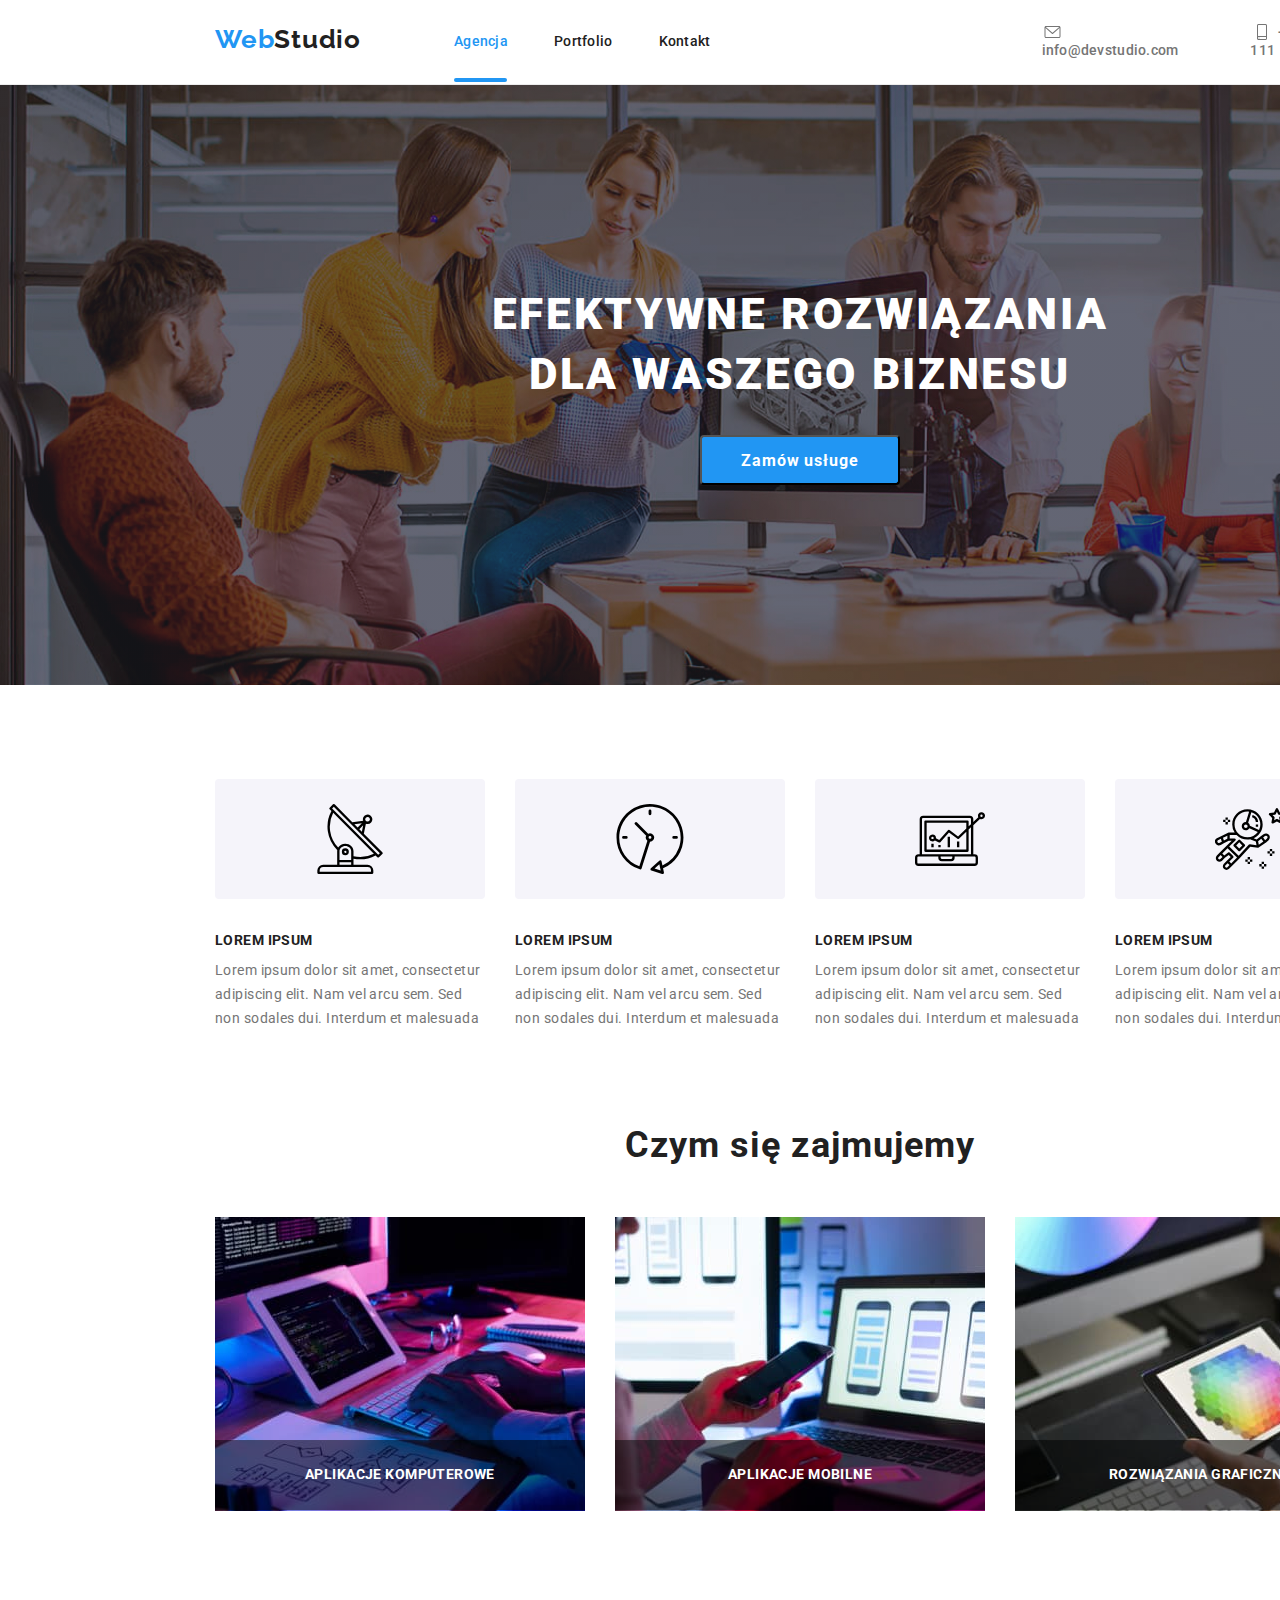
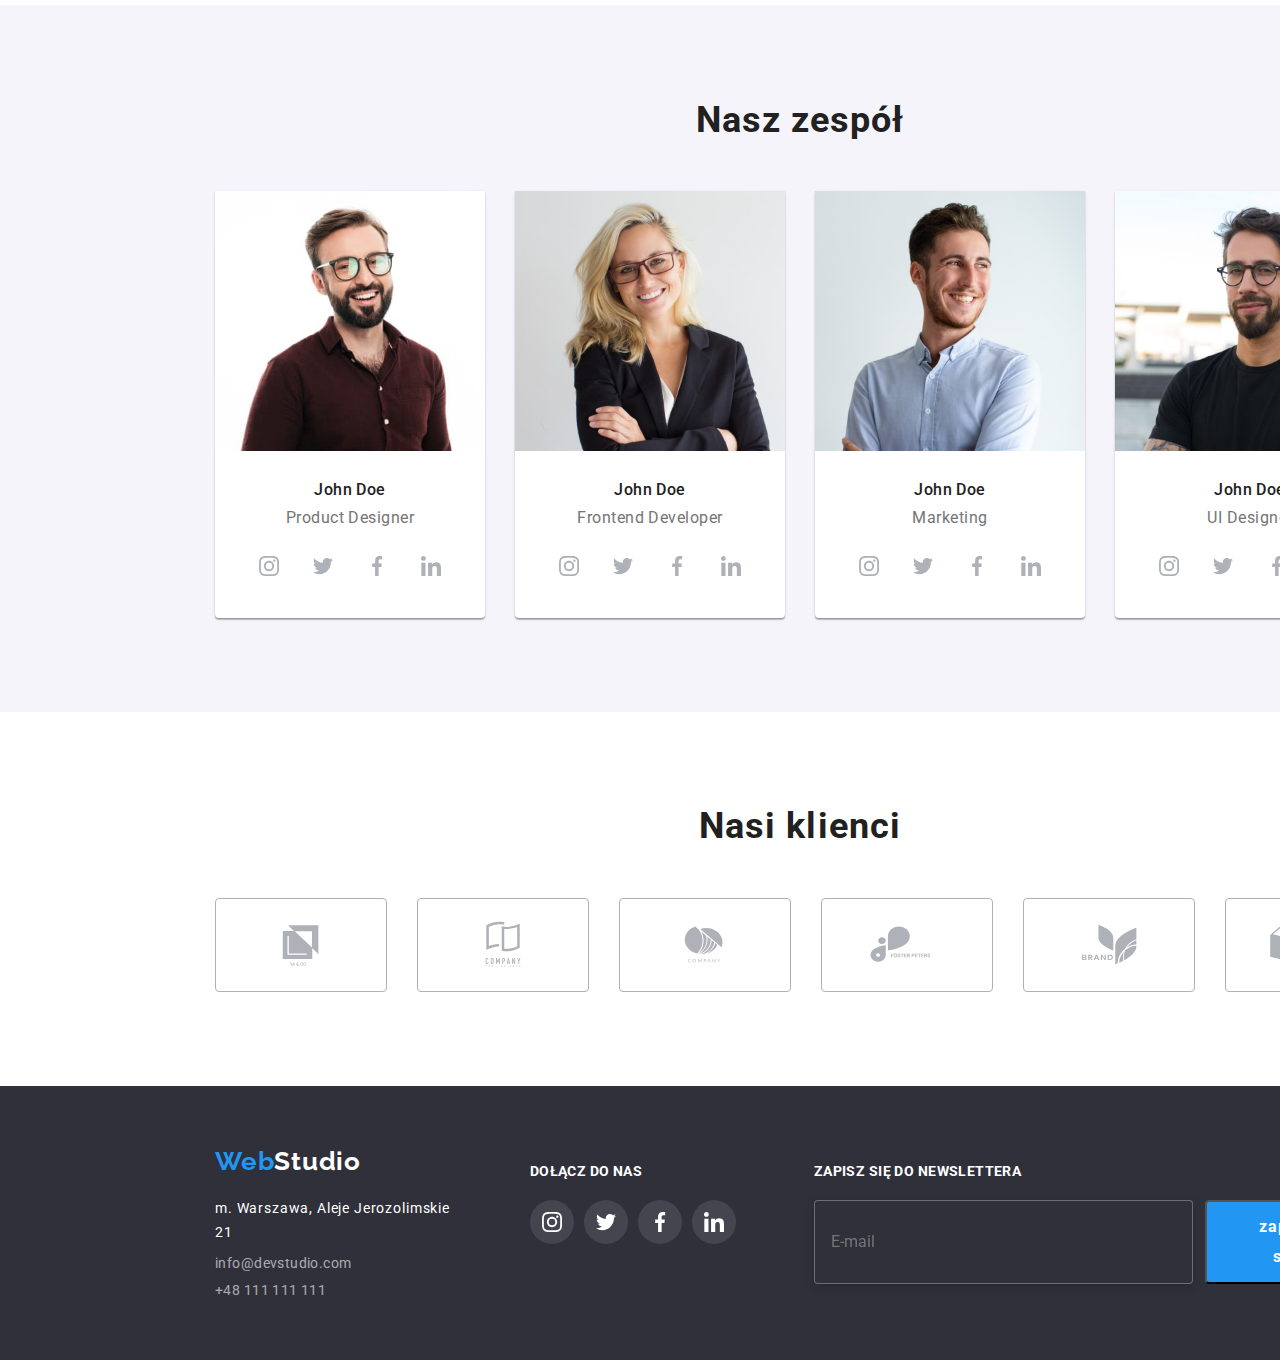
<file: index.html>
<!DOCTYPE html>
<html lang="pl">
  <head>
    <meta charset="UTF-8" />
    <meta http-equiv="X-UA-Compatible" content="IE=edge" />
    <meta name="viewport" content="width=device-width, initial-scale=1.0" />
    <title>Document</title>
    <link
      rel="stylesheet"
      href="https://cdnjs.cloudflare.com/ajax/libs/modern-normalize/1.0.0/modern-normalize.min.css"
    />
    <link href="CSS/style.css" rel="stylesheet" />
    <link rel="preconnect" href="https://fonts.googleapis.com" />
    <link rel="preconnect" href="https://fonts.gstatic.com" crossorigin />
    <link
      href="https://fonts.googleapis.com/css2?family=Raleway:wght@700&family=Roboto:wght@400;500;700;900&display=swap"
      rel="stylesheet"
    />
  </head>
  <body>
    <header class="header">
      <div class="container">
        <div class="main-nav">
          <a class="webstudio" href="index.html"
            >Web<span class="studio-h">Studio</span></a
          >
          <ul class="menu">
            <li>
              <div class="underline-special">
                <a class="links-special" href="index.html">Agencja</a>
              </div>
            </li>
            <li>
              <div class="underline">
                <a class="links" href="./portfolio.html">Portfolio</a>
              </div>
            </li>
            <li>
              <div class="underline">
                <a class="links" href="#">Kontakt</a>
              </div>
            </li>
          </ul>
          <div class="nav-contacts">
            <a class="mail-h" href="mailto:info@devstudio.com"
              ><svg class="mail-icon">
                <use href="./images/icons.svg#icon-envelope "></use>
              </svg>
              info@devstudio.com</a
            >

            <a class="tel" href="tel:+48111111111"
              ><svg class="tel-icon">
                <use href="./images/icons.svg#icon-smartphone"></use>
              </svg>
              +48 111 111 111</a
            >
          </div>
        </div>
      </div>
    </header>

    <main>
      <section class="s1">
        <h1 class="h1">Efektywne rozwiązania dla waszego biznesu</h1>

        <button class="button-main-page" data-modal-open>
          <span class="button-text">Zamów usługe</span>
        </button>
      </section>
      <section class="container">
        <div class="sec2">
          <ul class="ul-main1">
            <li>
              <svg class="icons-1">
                <use href="./images/icons.svg#icon-antenna-1"></use>
              </svg>
              <h3 class="Ipsum-h">LOREM IPSUM</h3>
              <p class="Lorem-P">
                Lorem ipsum dolor sit amet, consectetur adipiscing elit. Nam vel
                arcu sem. Sed non sodales dui. Interdum et malesuada
              </p>
            </li>

            <li>
              <svg class="icons-1">
                <use href="./images/icons.svg#icon-clock-1"></use>
              </svg>
              <h3 class="Ipsum-h">LOREM IPSUM</h3>
              <p class="Lorem-P">
                Lorem ipsum dolor sit amet, consectetur adipiscing elit. Nam vel
                arcu sem. Sed non sodales dui. Interdum et malesuada
              </p>
            </li>

            <li>
              <svg class="icons-1">
                <use href="./images/icons.svg#icon-diagram-1"></use>
              </svg>
              <h3 class="Ipsum-h">LOREM IPSUM</h3>
              <p class="Lorem-P">
                Lorem ipsum dolor sit amet, consectetur adipiscing elit. Nam vel
                arcu sem. Sed non sodales dui. Interdum et malesuada
              </p>
            </li>

            <li>
              <svg class="icons-1">
                <use href="./images/icons.svg#icon-astronaut-1"></use>
              </svg>
              <h3 class="Ipsum-h">LOREM IPSUM</h3>
              <p class="Lorem-P">
                Lorem ipsum dolor sit amet, consectetur adipiscing elit. Nam vel
                arcu sem. Sed non sodales dui. Interdum et malesuada
              </p>
            </li>
          </ul>
        </div>
      </section>
      <section class="container">
        <div class="sec3">
          <h2 class="offer">Czym się zajmujemy</h2>
          <ul class="ul-main2">
            <li>
              <div class="img-sec-3">
                <img
                  alt="keyboard"
                  src="images/1.jpg"
                  width="370"
                  height="294"
                />
                <div class="text-img-sec-3">
                  <p class="text-sec-3">aplikacje komputerowe</p>
                </div>
              </div>
            </li>
            <li>
              <div class="img-sec-3">
                <img alt="IPhone" src="images/2.jpg" width="370" height="294" />
                <div class="text-img-sec-3">
                  <p class="text-sec-3">aplikacje mobilne</p>
                </div>
              </div>
            </li>
            <li>
              <div class="img-sec-3">
                <img alt="IPad" src="images/3.jpg" width="370" height="294" />
                <div class="text-img-sec-3">
                  <p class="text-sec-3">rozwiązania graficzne</p>
                </div>
              </div>
            </li>
          </ul>
        </div>
      </section>

      <section class="sec4">
        <div class="container">
          <h2 class="team">Nasz zespół</h2>
          <ul class="ul-main">
            <li class="img-sec3">
              <img alt="Man" src="images/4.jpg" width="270" height="260" />
              <div class="text-img-index">
                <h4 class="name">John Doe</h4>
                <p class="job">Product Designer</p>
              </div>
              <div class="team-description">
                <a class="link-description" href="#">
                  <svg class="team-links">
                    <use
                      href="./images/icons.svg#icon-instagram-2"
                      width="20"
                      height="20"
                    ></use>
                  </svg>
                </a>
                <a class="link-description" href="#">
                  <svg class="team-links">
                    <use
                      href="./images/icons.svg#icon-twitter-1"
                      width="20"
                      height="20"
                    ></use>
                  </svg>
                </a>
                <a class="link-description" href="#">
                  <svg class="team-links">
                    <use
                      href="./images/icons.svg#icon-facebook-1"
                      width="20"
                      height="20"
                    ></use>
                  </svg>
                </a>
                <a class="link-description" href="#">
                  <svg class="team-links">
                    <use
                      href="./images/icons.svg#icon-linkedin-1"
                      width="20"
                      height="20"
                    ></use>
                  </svg>
                </a>
              </div>
            </li>
            <li class="img-sec3">
              <img alt="Woman" src="images/5.jpg" width="270" height="260" />
              <div class="text-img-index">
                <h4 class="name">John Doe</h4>
                <p class="job">Frontend Developer</p>
              </div>
              <div class="team-description">
                <a class="link-description" href="#">
                  <svg class="team-links">
                    <use
                      href="./images/icons.svg#icon-instagram-2"
                      width="20"
                      height="20"
                    ></use>
                  </svg>
                </a>
                <a class="link-description" href="#">
                  <svg class="team-links">
                    <use
                      href="./images/icons.svg#icon-twitter-1"
                      width="20"
                      height="20"
                    ></use>
                  </svg>
                </a>
                <a class="link-description" href="#">
                  <svg class="team-links">
                    <use
                      href="./images/icons.svg#icon-facebook-1"
                      width="20"
                      height="20"
                    ></use>
                  </svg>
                </a>
                <a class="link-description" href="#">
                  <svg class="team-links">
                    <use
                      href="./images/icons.svg#icon-linkedin-1"
                      width="20"
                      height="20"
                    ></use>
                  </svg>
                </a>
              </div>
            </li>
            <li class="img-sec3">
              <img alt="Man" src="images/6.jpg" width="270" height="260" />
              <div class="text-img-index">
                <h4 class="name">John Doe</h4>
                <p class="job">Marketing</p>
              </div>
              <div class="team-description">
                <a class="link-description" href="#">
                  <svg class="team-links">
                    <use
                      href="./images/icons.svg#icon-instagram-2"
                      width="20"
                      height="20"
                    ></use>
                  </svg>
                </a>
                <a class="link-description" href="#">
                  <svg class="team-links">
                    <use
                      href="./images/icons.svg#icon-twitter-1"
                      width="20"
                      height="20"
                    ></use>
                  </svg>
                </a>
                <a class="link-description" href="#">
                  <svg class="team-links">
                    <use
                      href="./images/icons.svg#icon-facebook-1"
                      width="20"
                      height="20"
                    ></use>
                  </svg>
                </a>
                <a class="link-description" href="#">
                  <svg class="team-links">
                    <use
                      href="./images/icons.svg#icon-linkedin-1"
                      width="20"
                      height="20"
                    ></use>
                  </svg>
                </a>
              </div>
            </li>
            <li class="img-sec3">
              <img alt="Man" src="images/7.jpg" width="270" height="260" />
              <div class="text-img-index">
                <h4 class="name">John Doe</h4>
                <p class="job">UI Designer</p>
              </div>
              <div class="team-description">
                <a class="link-description" href="#">
                  <svg class="team-links">
                    <use
                      href="./images/icons.svg#icon-instagram-2"
                      width="20"
                      height="20"
                    ></use>
                  </svg>
                </a>
                <a class="link-description" href="#">
                  <svg class="team-links">
                    <use
                      href="./images/icons.svg#icon-twitter-1"
                      width="20"
                      height="20"
                    ></use>
                  </svg>
                </a>
                <a class="link-description" href="#">
                  <svg class="team-links">
                    <use
                      href="./images/icons.svg#icon-facebook-1"
                      width="20"
                      height="20"
                    ></use>
                  </svg>
                </a>
                <a class="link-description" href="#">
                  <svg class="team-links">
                    <use
                      href="./images/icons.svg#icon-linkedin-1"
                      width="20"
                      height="20"
                    ></use>
                  </svg>
                </a>
              </div>
            </li>
          </ul>
        </div>
      </section>
      <section class="container">
        <div class="sec5">
          <h2 class="team-1">Nasi klienci</h2>
          <ul class="ul-main-3">
            <li>
              <a class="company" href="#">
                <svg class="icons-2">
                  <use href="./images/icons.svg#icon-Logo"></use>
                </svg>
              </a>
            </li>
            <li>
              <a class="company" href="#">
                <svg class="icons-2">
                  <use href="./images/icons.svg#icon-Logo-1"></use>
                </svg>
              </a>
            </li>
            <li>
              <a class="company" href="#">
                <svg class="icons-2">
                  <use href="./images/icons.svg#icon-Logo-2"></use>
                </svg>
              </a>
            </li>
            <li>
              <a class="company" href="#">
                <svg class="icons-2">
                  <use href="./images/icons.svg#icon-Logo-3"></use>
                </svg>
              </a>
            </li>
            <li>
              <a class="company" href="#">
                <svg class="icons-2">
                  <use href="./images/icons.svg#icon-Logo-4"></use>
                </svg>
              </a>
            </li>
            <li>
              <a class="company" href="#">
                <svg class="icons-2">
                  <use href="./images/icons.svg#icon-Logo-5"></use>
                </svg>
              </a>
            </li>
          </ul>
        </div>
      </section>
    </main>
    <footer class="footer">
      <div class="container">
        <div class="description-f">
          <ul class="list-f">
            <li>
              <a class="webstudio-f" href="index.html"
                ><span>Web</span><span class="studio-f">Studio</span></a
              >
            </li>
            <li>
              <address class="address">
                m. Warszawa, Aleje Jerozolimskie 21
              </address>
            </li>
            <li>
              <a class="link-footer" href="mailto:info@devstudio.com"
                >info@devstudio.com</a
              >
            </li>

            <li>
              <a class="tel-footer" href="tel:+48111111111">+48 111 111 111</a>
            </li>
          </ul>

          <div class="socialmedia">
            <h4 class="text-footer">dołącz do nas</h4>
            <div class="text-socialmedia">
              <a class="socialmedia-description" href="#">
                <svg class="socialmedia-links">
                  <use
                    href="./images/icons.svg#icon-instagram-2"
                    width="20"
                    height="20"
                  ></use>
                </svg>
              </a>
              <a class="socialmedia-description" href="#">
                <svg class="socialmedia-links">
                  <use
                    href="./images/icons.svg#icon-twitter-1"
                    width="20"
                    height="20"
                  ></use>
                </svg>
              </a>
              <a class="socialmedia-description" href="#">
                <svg class="socialmedia-links">
                  <use
                    href="./images/icons.svg#icon-facebook-1"
                    width="20"
                    height="20"
                  ></use>
                </svg>
              </a>
              <a class="socialmedia-description" href="#">
                <svg class="socialmedia-links">
                  <use
                    href="./images/icons.svg#icon-linkedin-1"
                    width="20"
                    height="20"
                  ></use>
                </svg>
              </a>
            </div>
          </div>
          <div class="mail-box">
            <h4 class="text-footer">zapisz się do newslettera</h4>
            <div class="help-box">
              <input
                class="input-mail"
                type="email"
                name="email"
                placeholder="E-mail"
              />
              <button type="submit" class="mail-button-f">
                zapisz się
                <svg class="icon-mail-f" width="24" height="24">
                  <use href="images/icons.svg#icon-icon-send"></use>
                </svg>
              </button>
            </div>
          </div>
        </div>
      </div>
    </footer>
    <div class="backdrop is-hidden" data-modal>
      <div class="modal">
        <button class="button-close" data-modal-close>
          <svg width="18" height="18">
            <use href="./images/icons.svg#icon-close-black-18dp-2-1"></use>
          </svg>
        </button>
        <p>Zostaw swoje dane w formularzu poniżej</p>
        <label class="modal-label">
          Imię <input class="input-text" type="text" name="username" required />
          <svg class="user-icon" width="23" height="23">
            <use href="./images/icons.svg#icon-person-black-18dp-1"></use>
          </svg>
        </label>
        <label class="modal-label">
          Telefon
          <input
            class="input-text"
            type="tel"
            name="phone-number"
            maxlength="9"
            required
          />
          <svg class="user-icon" width="23" height="23">
            <use href="./images/icons.svg#icon-phone-black-18dp-1"></use>
          </svg>
        </label>
        <label class="modal-label">
          Email
          <input class="input-text" type="email" name="email" required />
          <svg class="user-icon" width="23" height="23">
            <use href="./images/icons.svg#icon-email-black-18dp-1"></use>
          </svg>
        </label>
        <label class="modal-label">
          Komentarz
          <textarea
            class="modal-text-comment"
            name="comment"
            rows="6"
            placeholder="Wprowadź text"
          ></textarea>
        </label>
        <label class="checkbox">
          <input class="input-checkbox" type="checkbox" name="privacy-policy" />
          <svg class="user-icon-checkbox" width="13" height="13">
            <use href="./images/icons.svg#icon-Vector"></use>
          </svg>
          <span class="mark"></span>
          Oświadczam iż akceptuję
          <a class="links-checkbox" href="#">Regulamin</a> i
          <a class="links-checkbox" href="#">Politykę prywatności</a>
        </label>
        <button type="submit" class="modal-send-button">Wyślij</button>
      </div>
    </div>
    <script src="./js/modal.js"></script>
  </body>
</html>
</file>
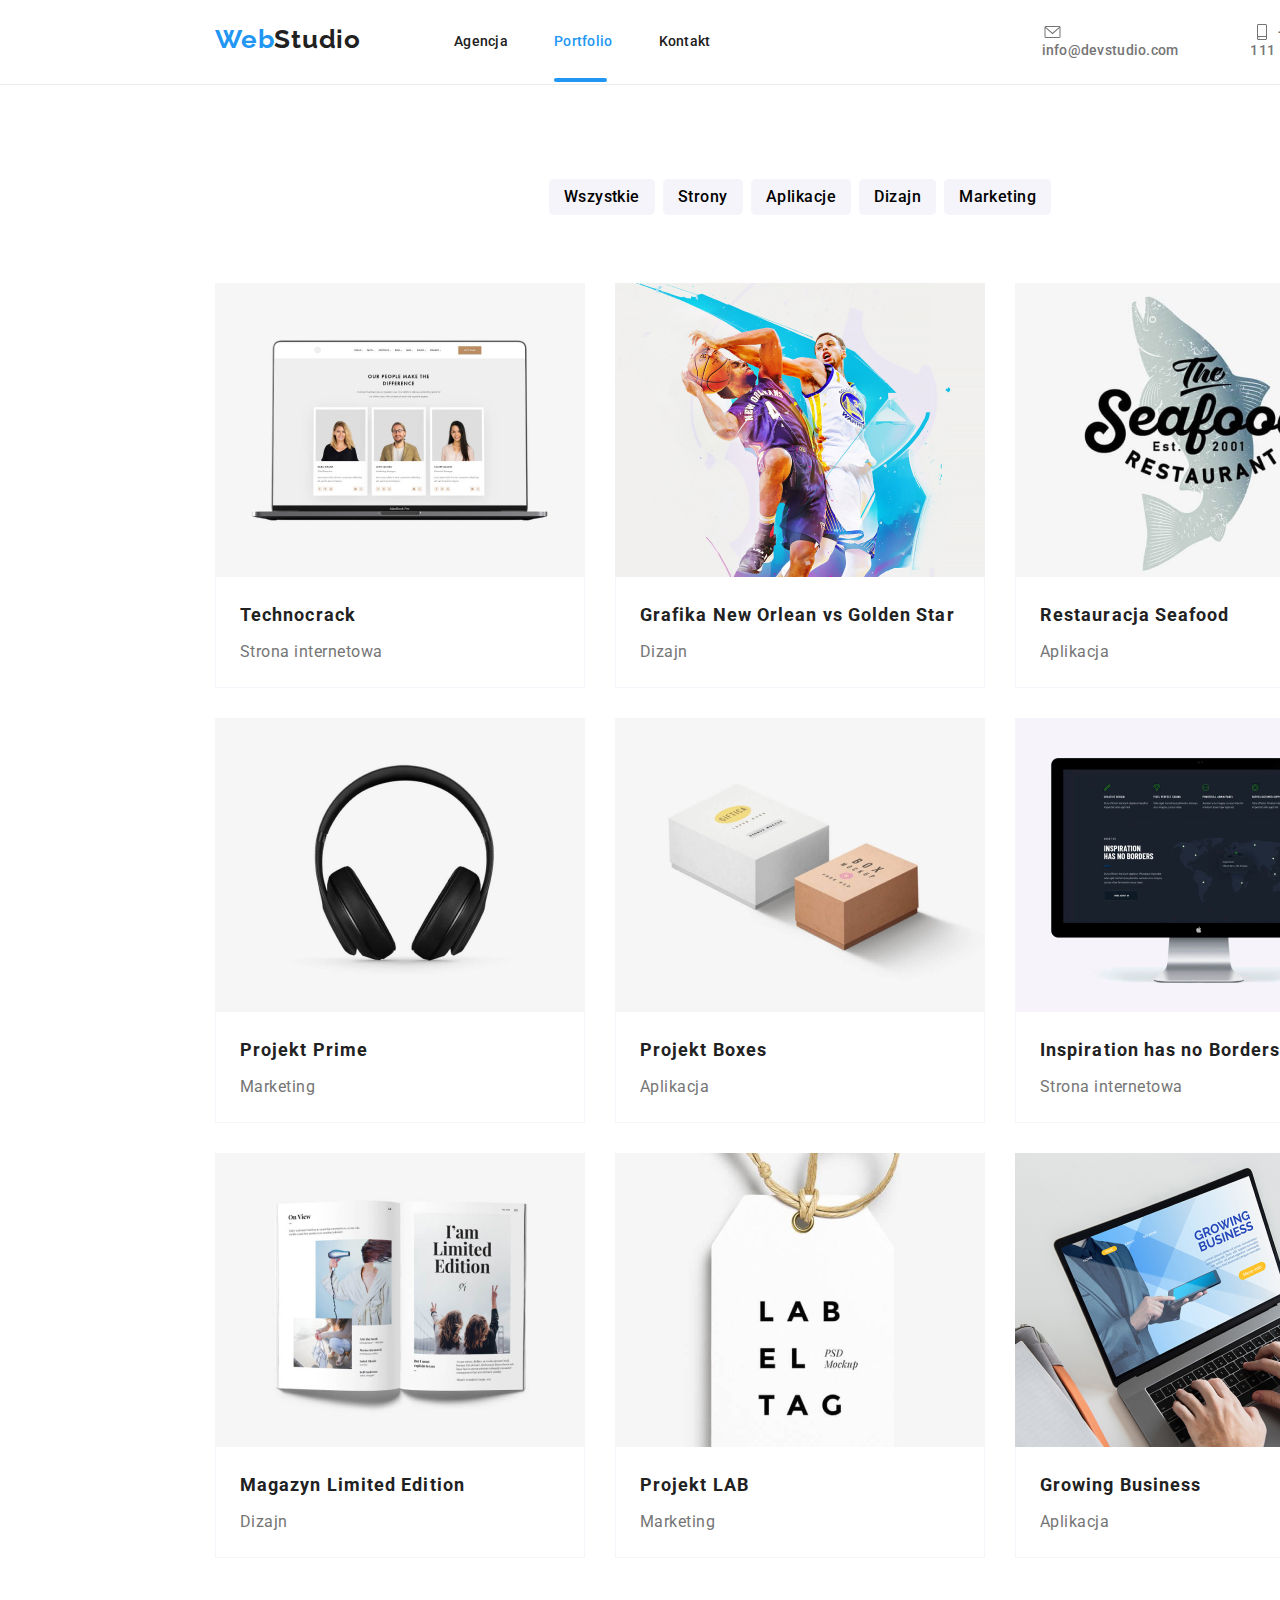
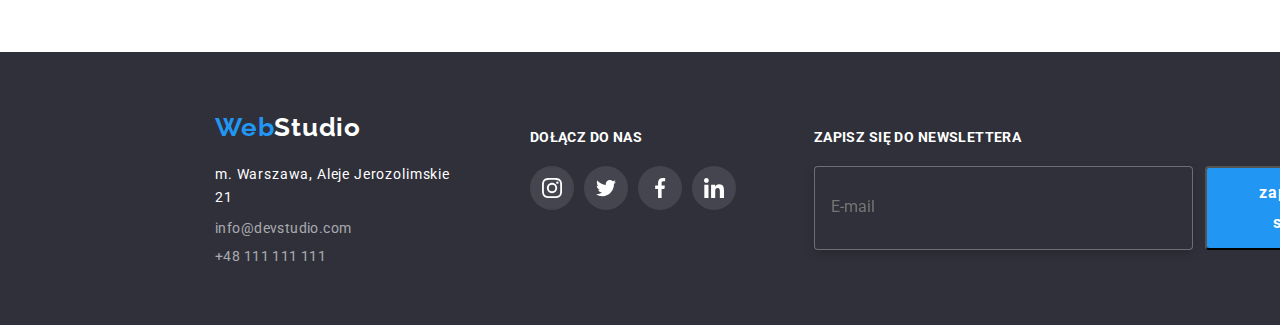
<file: portfolio.html>
<!DOCTYPE html>
<html lang="pl">
  <head>
    <meta charset="UTF-8" />
    <meta http-equiv="X-UA-Compatible" content="IE=edge" />
    <meta name="viewport" content="width=device-width, initial-scale=1.0" />
    <title>Document</title>
    <link
    rel="stylesheet"
    href="https://cdnjs.cloudflare.com/ajax/libs/modern-normalize/1.0.0/modern-normalize.min.css"
  />
    <link href="CSS/style.css" rel="stylesheet" />
    <link rel="preconnect" href="https://fonts.googleapis.com" />
    <link rel="preconnect" href="https://fonts.gstatic.com" crossorigin />
    <link
      href="https://fonts.googleapis.com/css2?family=Raleway:wght@700&family=Roboto:wght@400;500;700;900&display=swap"
      rel="stylesheet"
    />
  </head>
  <body>
    <header class="header">
      <div class="container">
        <div class="main-nav">
          <a class="webstudio" href="index.html"
            >Web<span class="studio-h">Studio</span></a
          >
          <ul class="menu">
            <li>
              <div class="underline">
                <a class="links" href="index.html">Agencja</a>
              </div>
            </li>
            <li>
              <div class="underline-special">
                <a class="links-special" href="./portfolio.html">Portfolio</a>
              </div>
            </li>
            <li>
              <div class="underline"><a class="links" href="#">Kontakt</a></div>
            </li>
          </ul>
          <div class="nav-contacts">
            <a class="mail-h" href="mailto:info@devstudio.com"
              ><svg class="mail-icon">
                <use href="./images/icons.svg#icon-envelope "></use>
              </svg>
              info@devstudio.com</a
            >

            <a class="tel" href="tel:+48111111111"
              ><svg class="tel-icon">
                <use href="./images/icons.svg#icon-smartphone"></use>
              </svg>
              +48 111 111 111</a
            >
          </div>
        </div>
      </div>
    </header>
    <main>
      <div class="container">
        <div class="container-buttons">
        <ul class="buttons-portfolio">
          <li>
            <button class="button-p">
              <span class="buttons-text-portfolio">Wszystkie</span>
            </button>
          </li>
          <li>
            <button class="button-p">
              <span class="buttons-text-portfolio">Strony</span>
            </button>
          </li>
          <li>
            <button class="button-p">
              <span class="buttons-text-portfolio">Aplikacje</span>
            </button>
          </li>
          <li>
            <button class="button-p">
              <span class="buttons-text-portfolio">Dizajn</span>
            </button>
          </li>
          <li>
            <button class="button-p">
              <span class="buttons-text-portfolio">Marketing</span>
            </button>
          </li>
        </ul>
      </div>
      </div>
      <div class="container">
        <ul class="img-portfolio">
          <li class="img-p-h">
            <div class="transform">
            <img alt="" src="images/8.jpg" width="370" height="294" />
            <div class="overlay">
            <p>Technocrack jest popularną platformą wykorzystywaną do rozpowszechniania koronawirusa. Firmy wykorzystują tę platformę do celów szpiegowskich i ataków na niezabezpieczone serwery konkurencji</p>
            </div>
          </div>
            <div class="portfolio-images-space"><span class="img-name">Technocrack</span>
            <span class="img-type">Strona internetowa</span></div>
          </li>

          <li class="img-p-h">
            <div class="transform">
            <img alt="" src="images/9.jpg" width="370" height="294" />
            <div class="overlay">
              <p>Technocrack jest popularną platformą wykorzystywaną do rozpowszechniania koronawirusa. Firmy wykorzystują tę platformę do celów szpiegowskich i ataków na niezabezpieczone serwery konkurencji</p>
            </div>
            </div>

            <div class="portfolio-images-space"><span class="img-name">Grafika New Orlean vs Golden Star</span>
            <span class="img-type">Dizajn</span>
          </div>   
          </li>

          <li class="img-p-h">
            <div class="transform">
            <img alt="" src="images/10.jpg" width="370" height="294" />
            <div class="overlay">
              <p>Technocrack jest popularną platformą wykorzystywaną do rozpowszechniania koronawirusa. Firmy wykorzystują tę platformę do celów szpiegowskich i ataków na niezabezpieczone serwery konkurencji</p>
            </div>
            </div>

            <div class="portfolio-images-space"><span class="img-name">Restauracja Seafood</span>
            <span class="img-type">Aplikacja</span></div></li>

          <li class="img-p-h">
            <div class="transform">
            <img alt="" src="images/11.jpg" width="370" height="294" />
            <div class="overlay">
              <p>Technocrack jest popularną platformą wykorzystywaną do rozpowszechniania koronawirusa. Firmy wykorzystują tę platformę do celów szpiegowskich i ataków na niezabezpieczone serwery konkurencji</p>
            </div>
            </div>

            <div class="portfolio-images-space"><span class="img-name">Projekt Prime</span>
            <span class="img-type">Marketing</span></div></li>

          <li class="img-p-h">
            <div class="transform">
            <img alt="" src="images/12.jpg" width="370" height="294" />
            <div class="overlay">
              <p>Technocrack jest popularną platformą wykorzystywaną do rozpowszechniania koronawirusa. Firmy wykorzystują tę platformę do celów szpiegowskich i ataków na niezabezpieczone serwery konkurencji</p>
            </div>
            </div>

            <div class="portfolio-images-space"><span class="img-name">Projekt Boxes</span>
            <span class="img-type">Aplikacja</span></div></li>

          <li class="img-p-h">
            <div class="transform">
            <img alt="" src="images/13.jpg" width="370" height="294" />
            <div class="overlay">
              <p>Technocrack jest popularną platformą wykorzystywaną do rozpowszechniania koronawirusa. Firmy wykorzystują tę platformę do celów szpiegowskich i ataków na niezabezpieczone serwery konkurencji</p>
            </div>
            </div>

            <div class="portfolio-images-space"><span class="img-name">Inspiration has no Borders</span>
            <span class="img-type">Strona internetowa</span></div>
          </li>

          <li class="img-p-h">
            <div class="transform">
            <img alt="" src="images/14.jpg" width="370" height="294" />
            <div class="overlay">
              <p>Technocrack jest popularną platformą wykorzystywaną do rozpowszechniania koronawirusa. Firmy wykorzystują tę platformę do celów szpiegowskich i ataków na niezabezpieczone serwery konkurencji</p>
            </div>
            </div>

            <div class="portfolio-images-space"><span class="img-name">Magazyn Limited Edition</span>
            <span class="img-type">Dizajn</span></div></li>

          <li class="img-p-h">
            <div class="transform">
            <img alt="" src="images/15.jpg" width="370" height="294" />
            <div class="overlay">
              <p>Technocrack jest popularną platformą wykorzystywaną do rozpowszechniania koronawirusa. Firmy wykorzystują tę platformę do celów szpiegowskich i ataków na niezabezpieczone serwery konkurencji</p>
            </div>
            </div>

            <div class="portfolio-images-space"><span class="img-name">Projekt LAB</span>
            <span class="img-type">Marketing</span></div></li>

          <li class="img-p-h">
            <div class="transform">
            <img alt="" src="images/16.jpg" width="370" height="294" />
            <div class="overlay">
              <p>Technocrack jest popularną platformą wykorzystywaną do rozpowszechniania koronawirusa. Firmy wykorzystują tę platformę do celów szpiegowskich i ataków na niezabezpieczone serwery konkurencji</p>
            </div>
            </div>

            <div class="portfolio-images-space"><span class="img-name">Growing Business</span>
            <span class="img-type">Aplikacja</span></div></li>
        </ul>
      </div>
    </main>
  </main>
  <footer class="footer">
    <div class="container">
      <div class="description-f">
        <ul class="list-f">
          <li>
            <a class="webstudio-f" href="index.html"
              ><span>Web</span><span class="studio-f">Studio</span></a
            >
          </li>
          <li>
            <address class="address">
              m. Warszawa, Aleje Jerozolimskie 21
            </address>
          </li>
          <li>
            <a class="link-footer" href="mailto:info@devstudio.com"
              >info@devstudio.com</a
            >
          </li>

          <li>
            <a class="tel-footer" href="tel:+48111111111">+48 111 111 111</a>
          </li>
        </ul>

        <div class="socialmedia">
          <h4 class="text-footer">dołącz do nas</h4>
          <div class="text-socialmedia">
            <a class="socialmedia-description" href="#">
              <svg class="socialmedia-links">
                <use
                  href="./images/icons.svg#icon-instagram-2"
                  width="20"
                  height="20"
                ></use>
              </svg>
            </a>
            <a class="socialmedia-description" href="#">
              <svg class="socialmedia-links">
                <use
                  href="./images/icons.svg#icon-twitter-1"
                  width="20"
                  height="20"
                ></use>
              </svg>
            </a>
            <a class="socialmedia-description" href="#">
              <svg class="socialmedia-links">
                <use
                  href="./images/icons.svg#icon-facebook-1"
                  width="20"
                  height="20"
                ></use>
              </svg>
            </a>
            <a class="socialmedia-description" href="#">
              <svg class="socialmedia-links">
                <use
                  href="./images/icons.svg#icon-linkedin-1"
                  width="20"
                  height="20"
                ></use>
              </svg>
            </a>
          </div>
        </div>
        <div class="mail-box">
          <h4 class="text-footer">zapisz się do newslettera</h4>
          <div class="help-box">
            <input
              class="input-mail"
              type="email"
              name="email"
              placeholder="E-mail"
            />
            <button type="submit" class="mail-button-f">
              zapisz się
              <svg class="icon-mail-f" width="24" height="24">
                <use href="images/icons.svg#icon-icon-send"></use>
              </svg>
            </button>
          </div>
        </div>
      </div>
    </div>
  </footer>
  </body>
</html>
</file>
<file: CSS/style.css>
* {
  margin: 0;
  padding: 0;
}
body {
  font-family: "Roboto", sans-serif;
  color: #212121;
  width: 1600px;
  margin: 0 auto;
}
.container {
  max-width: 1200px;
  width: 100%;
  padding: 0 15px;
  box-sizing: border-box;
  margin: 0 auto;
}

img {
  display: block;
}

.section {
  padding-top: 94px;
  padding-bottom: 94px;
  box-sizing: border-box;
}

.header {
  border-bottom: 1px solid #ececec;
}

.menu {
  display: flex;
  text-decoration: none;
  list-style-type: none;
  gap: 46px;
  align-items: center;
}

.main-nav {
  display: flex;
  margin: 24px 0 25px 0;
  gap: 93px;
}

.nav-contacts {
  display: flex;
  gap: 50px;
  align-items: center;
  margin-left: 238px;
}

.webstudio {
  font-family: "Raleway";
  font-weight: 700;
  font-size: 26px;
  line-height: 1.19;
  letter-spacing: 0.03em;
  color: #2196f3;
  text-decoration: none;
  display: flex;
}

.studio-h {
  color: #212121;
}

.studio-f {
  color: #ffffff;
}

.links {
  text-decoration: none;
  list-style-type: none;
  color: #212121;
  font-weight: 500;
  font-size: 14px;
  line-height: 1.14;
  letter-spacing: 0.02em;
}

.mail-h {
  text-decoration: none;
  color: #757575;
  fill: #757575;
  font-weight: 500;
  font-size: 14px;
  line-height: 1.14;
  letter-spacing: 0.02em;
}

.mail-icon {
  height: 16px;
  width: 21px;
  vertical-align: middle;
  margin-bottom: 3px;
}

.tel {
  font-weight: 500;
  font-size: 14px;
  line-height: 1.14;
  letter-spacing: 0.02em;
  color: #757575;
  fill: #757575;
  text-decoration: none;
}

.tel-icon {
  height: 16px;
  width: 24px;
  vertical-align: middle;
  margin-bottom: 3px;
}

.tel:hover,
.tel:focus {
  color: #2196f3;
  transition: color 250ms cubic-bezier(0.4, 0, 0.2, 1);
}

.tel:hover svg,
.tel:focus svg {
  fill: #2196f3;
  transition: fill 250ms cubic-bezier(0.4, 0, 0.2, 1);
}

.links:hover,
.links:focus {
  color: #2196f3;
  transition: color 250ms cubic-bezier(0.4, 0, 0.2, 1);
}

.links-special {
  color: #2196f3;
  text-decoration: none;
  list-style-type: none;
  font-weight: 500;
  font-size: 14px;
  line-height: 1.14;
  letter-spacing: 0.02em;
}

.mail-h:hover,
.mail-h:focus {
  color: #2196f3;
  transition: color 250ms cubic-bezier(0.4, 0, 0.2, 1);
}

.mail-h:hover svg,
.mail-h:focus svg {
  fill: #2196f3;
  transition: fill 250ms cubic-bezier(0.4, 0, 0.2, 1);
}

.s1 {
  background: linear-gradient(rgba(47, 48, 58, 0.4), rgba(47, 48, 58, 0.4)),
    url(../images/tlo.jpg);
  background-size: cover;
  background-position: center;
  padding: 200px 0;
  display: flex;
  flex-flow: column;
  align-items: center;
  max-width: 1600px;
  margin-right: 0px;
}

.h1 {
  width: 696px;
  font-weight: 900;
  font-size: 44px;
  line-height: 1.36;
  color: #ffffff;
  letter-spacing: 0.06em;
  text-transform: uppercase;
  text-align: center;
}

.Lorem-P {
  font-size: 14px;
  line-height: 1.71;
  color: #757575;
  letter-spacing: 0.03em;
}

.Ipsum-h {
  font-weight: 700;
  font-size: 14px;
  line-height: 1.14;
  letter-spacing: 0.03em;
  margin-bottom: 10px;
}

.ul-main1 {
  display: flex;
  justify-content: space-between;
  list-style-type: none;

  gap: 30px;
}

.ul-main2 {
  list-style-type: none;
  display: flex;
  justify-content: space-between;
  margin-top: 50px;
  padding-left: 0px;
}

.team {
  margin-bottom: 50px;
  font-weight: 700;
  font-size: 36px;
  line-height: 42px;
  text-align: center;
  letter-spacing: 0.03em;
  color: #212121;
}

.sec2 {
  padding: 94px 0 0 0;
}

.ul-main {
  list-style-type: none;
  display: flex;
  justify-content: space-between;
  padding-left: 0px;
}

.img-sec3 {
  background: #ffffff;
  box-shadow: 0px 1px 3px rgba(0, 0, 0, 0.12), 0px 1px 1px rgba(0, 0, 0, 0.14),
    0px 2px 1px rgba(0, 0, 0, 0.2);
  border-radius: 0px 0px 4px 4px;
}

.sec3 {
  padding: 94px 0 94px 0;
}

.text-img-index {
  text-align: center;
  padding: 30px 30px 0px 30px;

  display: flex;
  flex-wrap: wrap;
  flex-direction: column;
  gap: 10px;
}

.job {
  color: #757575;
  font-size: 16px;
  line-height: 1.18;
  letter-spacing: 0.03em;
}

.name {
  font-weight: 500;
  font-size: 16px;
  line-height: 1.18;
  letter-spacing: 0.03em;
}

.button-main-page {
  background: #2196f3;
  box-shadow: 0px 4px 4px rgba(0, 0, 0, 0.15);
  width: 200px;
  height: 50px;
  border-radius: 4px;
  cursor: pointer;
  padding-top: 9px;
  padding-bottom: 9px;
  margin-top: 30px;
}

.button-text {
  font-weight: 700;
  font-size: 16px;
  line-height: 1.87;
  letter-spacing: 0.06em;
  color: #ffffff;
}

.studio-footer {
  color: #ffffff;
}

.footer {
  background: #2f303a;
}

.address {
  font-size: 14px;
  line-height: 1.71;
  color: #ffffff;
  font-style: normal;
  letter-spacing: 0.06em;
  margin-top: 11px;
}

.link-footer {
  color: rgba(255, 255, 255, 0.6);
  text-decoration: none;
  font-size: 14px;
  letter-spacing: 0.03em;
  margin-top: 9px;
}

.tel-footer {
  color: rgba(255, 255, 255, 0.6);
  text-decoration: none;
  margin-top: 9px;
  font-size: 14px;
  letter-spacing: 0.03em;
}

.buttons-portfolio {
  list-style-type: none;
  font-weight: 500;
  font-size: 16px;
  line-height: 1.62;
  letter-spacing: 0.03em;
  display: flex;
  justify-content: space-between;
  gap: 8px;
  justify-content: center;
  margin: 0 auto;
  margin-top: 94px;
  border: 1px;
}

.buttons-text-portfolio {
  font-weight: 500;
  font-size: 16px;
  line-height: 1.62;
  text-align: center;
  letter-spacing: 0.03em;
}

.button-p {
  background-color: #f5f4fa;
  padding: 5px 15px 5px 15px;
  border: #f5f4fa;
  border-radius: 5px;
  text-decoration: none;
  transition-duration: 0.4s;
  display: inline-block;
  cursor: pointer;
}

.container-buttons {
  padding-bottom: 34px;
}

.button-p:hover {
  background-color: #2196f3;
  color: #ffffff;

  box-shadow: 0px 3px 1px rgba(0, 0, 0, 0.1), 0px 1px 2px rgba(0, 0, 0, 0.08),
    0px 2px 2px rgba(0, 0, 0, 0.12);
}

.img-portfolio {
  list-style-type: none;
  width: 1170px;
  display: flex;
  flex-wrap: wrap;
  gap: 30px;
  margin-top: 34px;
  margin-bottom: 94px;
}

.portfolio-images-space {
  border-bottom: 1px solid #f5f4fa;
  border-left: 1px solid #f5f4fa;
  border-right: 1px solid #f5f4fa;
  box-sizing: border-box;
  padding: 20px 24px 20px 24px;
  display: flex;
  flex-wrap: wrap;
  flex-direction: column;
  gap: 4px;
}

.img-name {
  font-weight: 700;
  font-size: 18px;
  line-height: 2;
  letter-spacing: 0.06em;
}

.img-type {
  font-size: 16px;
  line-height: 1.87;
  color: #757575;
  letter-spacing: 0.03em;
}

.offer {
  font-weight: 700;
  font-size: 36px;
  line-height: 1.16;
  letter-spacing: 0.03em;

  text-align: center;
}

.sec4 {
  background: #f5f4fa;
  padding: 94px 0 94px 0;
}

.webstudio-f {
  font-family: "Raleway";
  font-weight: 700;
  font-size: 26px;
  line-height: 1.19;
  letter-spacing: 0.03em;
  color: #2196f3;
  text-decoration: none;
  padding-left: 0px;
  margin-top: 60px;
}

.list-f {
  display: flex;
  flex-direction: column;
  padding-left: 0px;
  padding-top: 60px;
  margin-right: 0;
  padding-bottom: 60px;
  gap: 9px;
  list-style-type: none;
}

.icons-2 {
  width: 170px;
  height: 92px;

  fill: #afb1b8;
  box-sizing: border-box;
}

.ul-main-3 {
  list-style-type: none;
  display: flex;
  justify-content: space-between;
  gap: 30px;
}

.icons-1 {
  height: 120px;
  width: 270px;

  background: #f5f4fa;
  border-radius: 4px;
  padding: 25px 100px 25px 100px;
  margin-bottom: 30px;
}

.img-p-h:hover,
.img-p-h:focus {
  box-shadow: 0px 1px 1px rgba(0, 0, 0, 0.12), 0px 4px 4px rgba(0, 0, 0, 0.06),
    1px 4px 6px rgba(0, 0, 0, 0.16);
  cursor: pointer;
  transition: box-shadow 250ms cubic-bezier(0.4, 0, 0.2, 1);
}

.img-p-h:hover .overlay,
.img-p-h:focus .overlay {
  transform: translateY(0);
  transition: transform 250ms cubic-bezier(0.4, 0, 0.2, 1);
}

.team-1 {
  font-weight: 700;
  font-size: 36px;
  line-height: 1.16;
  letter-spacing: 0.03em;
  padding-bottom: 50px;
  text-align: center;
}

.sec5 {
  padding: 94px 0 94px 0;
}

.team-description {
  display: flex;
  justify-content: center;
  align-items: center;
  gap: 10px;
  margin-top: 16px;
  margin-bottom: 30px;
}

.team-links {
  width: 44px;
  height: 44px;
  padding: 12px;
  display: flex;
  justify-content: center;
  align-items: center;
  fill: #afb1b8;
}

.link-description {
  width: 44px;
  height: 44px;

  border-radius: 50%;
  background: #ffffff;
}

.socialmedia {
  display: flex;
  flex-direction: column;
  padding: 78px 0 100px 63px;
  gap: 20px;
}

.socialmedia-links {
  width: 44px;
  height: 44px;
  padding: 12px;
  display: flex;
  justify-content: center;
  align-items: center;
  fill: #ffffff;
}

.socialmedia-description {
  width: 44px;
  height: 44px;

  border-radius: 50%;
  background: rgba(255, 255, 255, 0.1);
}

.socialmedia-description:hover,
.socialmedia-description:focus {
  background-color: #2196f3;
  transition: background-color 250ms cubic-bezier(0.4, 0, 0.2, 1);
}

.socialmedia-description:hover svg,
.socialmedia-description:focus svg {
  fill: #ffffff;
  transition: fill 250ms cubic-bezier(0.4, 0, 0.2, 1);
}

.text-footer {
  font-family: "Roboto";
  font-style: normal;
  font-weight: 700;
  font-size: 14px;
  line-height: 1.14;
  letter-spacing: 0.03em;
  text-transform: uppercase;

  color: #ffffff;
}

.description-f {
  display: flex;
  flex-direction: row;
}

.text-socialmedia {
  display: flex;
  justify-content: center;
  align-items: center;
  gap: 10px;
}

.company {
  display: flex;
  justify-content: center;
  align-items: center;
  border: 1px solid #afb1b8;
  border-radius: 4px;
}

.company:hover,
.company:focus {
  border-color: #2196f3;
  cursor: pointer;
  transition: border-color 250ms cubic-bezier(0.4, 0, 0.2, 1);
}

.company:hover svg,
.company:focus svg {
  fill: #2196f3;
  transition: fill 250ms cubic-bezier(0.4, 0, 0.2, 1);
}

.link-description:hover,
.link-description:focus {
  border: 1px solid var(#2196f3);
  cursor: pointer;
  background-color: #2196f3;
  transition: background-color 250ms cubic-bezier(0.4, 0, 0.2, 1);
}

.link-description:hover svg,
.link-description:focus svg {
  fill: #ffffff;
  transition: fill 250ms cubic-bezier(0.4, 0, 0.2, 1);
}

.img-sec-3 {
  float: left;

  position: relative;
}

.text-img-sec-3 {
  position: absolute;
  background: rgba(0, 0, 0, 0.5);
  width: 100%;
  padding: 27px 90px 27px 90px;
  text-align: center;
  top: 88%;
  left: 50%;
  font-size: 20px;
  color: #fff;
  transform: translate(-50%, -50%);
  -ms-transform: translate(-50%, -50%);
}

.text-sec-3 {
  font-style: normal;
  font-weight: 700;
  font-size: 14px;
  line-height: 1.14;
  text-align: center;
  letter-spacing: 0.03em;
  text-transform: uppercase;

  color: #ffffff;
}

.underline-special {
  position: relative;
}

.underline-special::before {
  content: "";
  position: absolute;
  width: 53px;
  height: 4px;
  border-radius: 2px;
  background-color: #2196f3;
  display: block;
  margin-top: 46px;
  transform: translateY(0);
  transition: transform 250ms cubic-bezier(0.4, 0, 0.2, 1);
}

.underline {
  position: relative;
}

.underline:hover::after {
  content: "";
  position: absolute;
  width: 53px;
  height: 4px;
  border-radius: 2px;
  background-color: #2196f3;
  display: block;
  margin-top: 28px;
  transform: translateY(0);
  transition: transform 250ms cubic-bezier(0.4, 0, 0.2, 1);
}

.is-hidden {
  pointer-events: none;
  visibility: hidden;
  opacity: 0;
}

.modal {
  height: 581px;
  width: 528px;
  border-radius: 4px;
  background-color: #ffffff;
  position: absolute;
  box-shadow: 0px 1px 3px rgba(0, 0, 0, 0.12), 0px 1px 1px rgba(0, 0, 0, 0.14),
    0px 2px 1px rgba(0, 0, 0, 0.2);

  transform: scale(1);
  transition: transform 1s ease-in;
  display: flex;
  flex-direction: column;
  gap: 10px;
}

.is-hidden .modal {
  transform: scale(0);
}

.backdrop {
  position: fixed;
  left: 0px;
  right: 0px;
  bottom: 0px;
  top: 0px;
  width: 100%;
  height: 100%;
  display: flex;
  justify-content: center;
  align-items: center;
  background-color: rgba(0, 0, 0, 0.2);
}

.button-close {
  height: 30px;
  width: 30px;
  display: flex;
  justify-content: center;
  align-items: center;
  border-radius: 50%;
  border: 1px solid #0000001a;
  background-color: #fff;
  padding: 6px;
  position: absolute;
  top: 8px;
  right: 8px;
  cursor: pointer;
}

.button-close:hover {
  fill: #2196f3;
  border-color: #2196f3;
  transition: border-color 250ms cubic-bezier(0.4, 0, 0.2, 1);
  transition: fill 250ms cubic-bezier(0.4, 0, 0.2, 1);
}

.transform {
  position: relative;
  overflow: hidden;
}

.transform:hover .overlay,
.transform:focus .overlay {
  transform: translateY(0);
  transition: transform 250ms cubic-bezier(0.4, 0, 0.2, 1);
}

.overlay {
  position: absolute;
  width: 100%;
  height: 100%;
  top: 0;
  left: 0;
  transform: translateY(101%);
  transition: transform 250ms cubic-bezier(0.4, 0, 0.2, 1);
}

.overlay p {
  font-size: 18px;
  line-height: 1.5;
  letter-spacing: 0.03em;
  color: #ffffff;
  background-color: #2196f3;
  padding: 55px 45px 49px 24px;
}

.mail-box {
  padding-left: 78px;
  padding-top: 78px;
}

.input-mail {
  margin-top: 20px;
  border: 1px solid rgba(255, 255, 255, 0.3);
  filter: drop-shadow(0px 4px 4px rgba(0, 0, 0, 0.15));
  border-radius: 4px;
  background: #2f303a;
  padding: 15px 158px 15px 16px;
  color: #ffffff;
}

.input-mail:focus {
  outline: none;
  border-color: #2196f3;
}

.mail-button-f {
  position: relative;
  background-color: #2196f3;

  border-radius: 4px;
  color: #ffffff;
  font-family: "Roboto";
  font-style: normal;
  font-weight: 700;
  font-size: 16px;
  line-height: 1.875;
  padding: 10px 20px 10px 42px;
  top: 0px;
  display: flex;
  align-items: center;
  letter-spacing: 0.06em;
  gap: 20px;
  margin-top: 20px;
  cursor: pointer;
}

.help-box {
  display: flex;
  flex-direction: row;
  gap: 12px;
}

.icon-mail-f {
  fill: #ffffff;
}

.input-text {
  width: 448px;
  height: 40px;
  margin-top: 4px;
  border: 1px solid rgba(33, 33, 33, 0.2);
  border-radius: 4px;
  padding-left: 40px;
}

.textarea {
  width: 448px;
  height: 40px;
  margin-top: 4px;
  border: 1px solid rgba(33, 33, 33, 0.2);
  border-radius: 4px;
}

.modal-label {
  position: relative;
  display: flex;
  flex-direction: column;
  font-style: normal;
  font-weight: 400;
  font-size: 12px;
  margin-left: 40px;
  color: #757575;
}

.input-text:hover,
.input-text:focus,
.input-text:valid {
  border: 1px solid #2196f3;
  transition-property: fill;
  transition-duration: 250ms;
  transition-timing-function: cubic-bezier(0.4, 0, 0.2, 1);
  outline: none;
}

.input-text:hover + .user-icon,
.input-text:focus + .user-icon,
.input-text:valid + .user-icon {
  fill: #2196f3;
  outline: none;
}

.modal p {
  width: 448px;
  height: 23px;
  font-family: "Roboto";
  font-style: normal;
  font-weight: 700;
  font-size: 20px;
  line-height: 1.15;
  text-align: center;
  letter-spacing: 0.03em;
  color: #212121;
  margin-top: 40px;
  margin-left: 40px;
}

.modal-text-comment {
  height: 120px;
  width: 448px;
  border-radius: 4px;
  border: 1px solid rgba(33, 33, 33, 0.2);
  padding: 10px;
}

.modal-text-comment:hover,
.modal-text-comment:focus {
  border: 1px solid #2196f3;
  transition-property: fill;
  transition-duration: 250ms;
  transition-timing-function: cubic-bezier(0.4, 0, 0.2, 1);
  outline: none;
}

.modal textarea {
  resize: none;
}

.checkbox {
  width: 440px;
  height: 24px;
  margin-top: 20px;
  margin-left: 40px;
  display: block;
  position: relative;
}

.user-icon-checkbox {
  margin-left: 1px;
  fill: #ffffff;
}

.input-checkbox {
  position: absolute;
  opacity: 0;
  cursor: pointer;
  height: 0;
  width: 0;
}

.mark {
  position: absolute;
  top: 0;
  left: 0;
  height: 16px;
  width: 16px;
  border-radius: 3px;
  border: 2px solid #2196f3;
}

.input-checkbox:checked ~ .user-icon-checkbox {
  background-color: #2196f3;
}

.checkbox .user-icon-checkbox:after {
  left: 0px;
  top: 0px;
  height: 16px;
  width: 16px;
}

.modal-send-button {
  width: 200px;
  height: 50px;

  border: 0px;
  font-weight: 700;
  font-size: 16px;
  line-height: 1.875;
  background-color: #2196f3;
  color: #ffffff;
  text-align: center;
  justify-content: center;
  margin-left: 164px;
  margin-top: 20px;
  box-shadow: 0px 4px 4px rgba(0, 0, 0, 0.15);
  border-radius: 4px;
  cursor: pointer;
}

.user-icon {
  position: absolute;
  margin-top: 28px;
  margin-left: 10px;
}

.links-checkbox {
  color: #2196f3;
}
</file>
